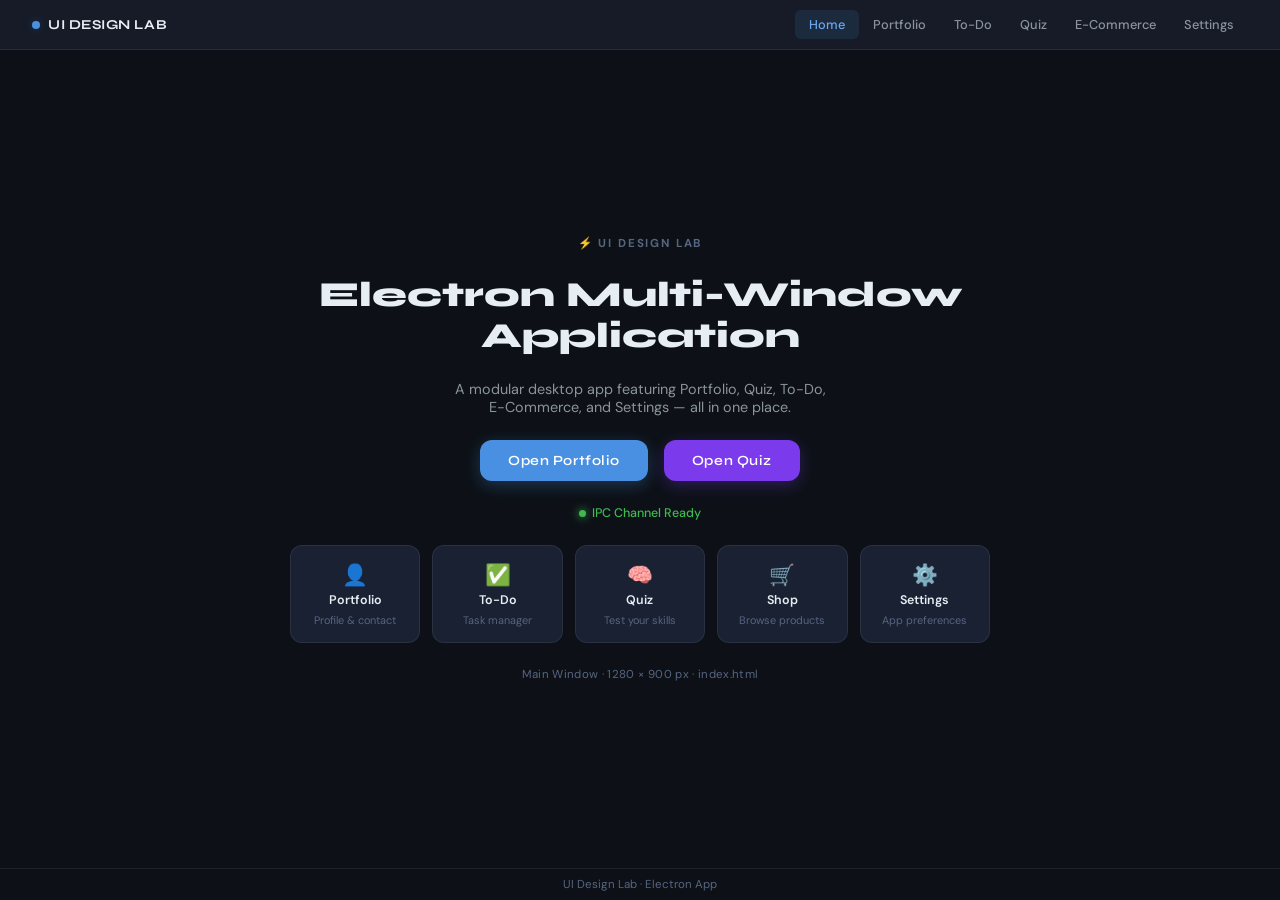
<file: index.html>
<!DOCTYPE html>
<html lang="en">
<head>
  <meta charset="UTF-8" />
  <meta name="viewport" content="width=device-width, initial-scale=1.0" />
  <title>UI Design Lab · Main Window</title>
  <link rel="preconnect" href="https://fonts.googleapis.com" />
  <link href="https://fonts.googleapis.com/css2?family=Syne:wght@400;600;700;800&family=DM+Sans:ital,wght@0,300;0,400;0,500;1,300&display=swap" rel="stylesheet" />
  <style>
    :root {
      --bg-base:#0d1117; --bg-surface:#161b27; --bg-card:#1a2133;
      --border:rgba(255,255,255,0.07); --accent:#4a90e2;
      --accent-light:#6aa8f0; --accent-dark:#2d6ebf;
      --accent-glow:rgba(74,144,226,0.25);
      --text-primary:#e6edf3; --text-secondary:#8b949e; --text-muted:#566580;
      --radius-sm:6px; --radius-md:12px; --radius-lg:18px; --radius-full:9999px;
      --ease:cubic-bezier(0.4,0,0.2,1);
    }
    *,*::before,*::after{box-sizing:border-box;margin:0;padding:0}
    body{font-family:'DM Sans',sans-serif;background:var(--bg-base);color:var(--text-primary);min-height:100vh;display:flex;flex-direction:column;-webkit-font-smoothing:antialiased}

    /* NAV */
    .navbar{position:sticky;top:0;z-index:100;display:flex;align-items:center;justify-content:space-between;height:50px;padding:0 2rem;background:var(--bg-surface);border-bottom:1px solid var(--border)}
    .nav-brand{display:flex;align-items:center;gap:.5rem;font-family:'Syne',sans-serif;font-weight:700;font-size:.85rem;letter-spacing:.04em;text-transform:uppercase;color:var(--text-primary)}
    .brand-dot{width:8px;height:8px;border-radius:50%;background:var(--accent);box-shadow:0 0 8px var(--accent-glow)}
    .nav-links{display:flex;list-style:none}
    .nav-link{display:inline-block;padding:6px 14px;font-size:.8rem;font-weight:500;color:var(--text-secondary);text-decoration:none;border-radius:var(--radius-sm);transition:color 200ms var(--ease),background 200ms var(--ease)}
    .nav-link:hover{color:var(--text-primary);background:rgba(255,255,255,.05)}
    .nav-link.active{color:var(--accent-light);background:rgba(74,144,226,.12)}

    /* HERO */
    main{flex:1;display:flex;flex-direction:column;align-items:center;justify-content:center;text-align:center;padding:2rem;gap:1.5rem}
    .hero-label{font-size:.72rem;font-weight:700;letter-spacing:.16em;text-transform:uppercase;color:var(--text-muted)}
    .hero-title{font-family:'Syne',sans-serif;font-size:2.2rem;font-weight:800;line-height:1.15;color:var(--text-primary)}
    .hero-subtitle{font-size:.9rem;color:var(--text-secondary);max-width:380px}
    .hero-ipc{font-size:.78rem;color:#3fb950;font-weight:500;display:flex;align-items:center;gap:.4rem}
    .ipc-dot{width:7px;height:7px;border-radius:50%;background:#3fb950;box-shadow:0 0 8px #3fb950;animation:pulse 2s ease-in-out infinite}
    @keyframes pulse{0%,100%{opacity:1}50%{opacity:.4}}
    .btn-row{display:flex;gap:1rem;flex-wrap:wrap;justify-content:center}
    .hero-btn{display:inline-flex;align-items:center;gap:.5rem;padding:12px 28px;border:none;border-radius:var(--radius-md);font-family:'Syne',sans-serif;font-size:.875rem;font-weight:600;letter-spacing:.04em;cursor:pointer;text-decoration:none;transition:transform 200ms var(--ease),box-shadow 200ms var(--ease),filter 200ms var(--ease)}
    .hero-btn:hover{transform:translateY(-2px);filter:brightness(1.1)}
    .btn-blue{background:var(--accent);color:#fff;box-shadow:0 4px 16px rgba(74,144,226,.3)}
    .btn-blue:hover{box-shadow:0 6px 24px rgba(74,144,226,.45)}
    .btn-purple{background:#7c3aed;color:#fff;box-shadow:0 4px 16px rgba(124,58,237,.3)}
    .btn-purple:hover{box-shadow:0 6px 24px rgba(124,58,237,.45)}
    .win-info{font-size:.72rem;color:var(--text-muted);letter-spacing:.03em}

    /* QUICK NAV CARDS */
    .quick-grid{display:grid;grid-template-columns:repeat(auto-fit,minmax(130px,1fr));gap:.75rem;max-width:700px;width:100%}
    .q-card{background:var(--bg-card);border:1px solid var(--border);border-radius:var(--radius-md);padding:.9rem 1rem;text-decoration:none;display:flex;flex-direction:column;gap:.3rem;transition:border-color 200ms var(--ease),transform 200ms var(--ease),box-shadow 200ms var(--ease)}
    .q-card:hover{border-color:rgba(74,144,226,.35);transform:translateY(-2px);box-shadow:0 4px 16px rgba(74,144,226,.1)}
    .q-icon{font-size:1.3rem}
    .q-label{font-size:.78rem;font-weight:600;color:var(--text-primary)}
    .q-desc{font-size:.68rem;color:var(--text-muted)}

    @keyframes fadeUp{from{opacity:0;transform:translateY(16px)}to{opacity:1;transform:translateY(0)}}
    main>*{animation:fadeUp .5s var(--ease) both}
    main>*:nth-child(1){animation-delay:.05s}
    main>*:nth-child(2){animation-delay:.12s}
    main>*:nth-child(3){animation-delay:.18s}
    main>*:nth-child(4){animation-delay:.24s}
    main>*:nth-child(5){animation-delay:.3s}
    main>*:nth-child(6){animation-delay:.36s}
    footer{padding:.5rem 2rem;border-top:1px solid var(--border);text-align:center;font-size:.72rem;color:var(--text-muted)}
  </style>
</head>
<body>
  <nav class="navbar">
    <div class="nav-brand"><span class="brand-dot"></span><span>UI Design Lab</span></div>
    <ul class="nav-links">
      <li><a href="index.html"      class="nav-link active">Home</a></li>
      <li><a href="portfolio.html"  class="nav-link">Portfolio</a></li>
      <li><a href="todo.html"       class="nav-link">To-Do</a></li>
      <li><a href="quiz.html"       class="nav-link">Quiz</a></li>
      <li><a href="ecommerce.html"  class="nav-link">E-Commerce</a></li>
      <li><a href="settings.html"   class="nav-link">Settings</a></li>
    </ul>
  </nav>

  <main>
    <p class="hero-label">⚡ UI Design Lab</p>
    <h1 class="hero-title">Electron Multi-Window<br/>Application</h1>
    <p class="hero-subtitle">A modular desktop app featuring Portfolio, Quiz, To-Do, E-Commerce, and Settings — all in one place.</p>

    <div class="btn-row">
      <a href="portfolio.html" class="hero-btn btn-blue">Open Portfolio</a>
      <a href="quiz.html"      class="hero-btn btn-purple">Open Quiz</a>
    </div>

    <div class="hero-ipc"><span class="ipc-dot"></span> IPC Channel Ready</div>

    <div class="quick-grid">
      <a href="portfolio.html" class="q-card">
        <span class="q-icon">👤</span>
        <span class="q-label">Portfolio</span>
        <span class="q-desc">Profile & contact</span>
      </a>
      <a href="todo.html" class="q-card">
        <span class="q-icon">✅</span>
        <span class="q-label">To-Do</span>
        <span class="q-desc">Task manager</span>
      </a>
      <a href="quiz.html" class="q-card">
        <span class="q-icon">🧠</span>
        <span class="q-label">Quiz</span>
        <span class="q-desc">Test your skills</span>
      </a>
      <a href="ecommerce.html" class="q-card">
        <span class="q-icon">🛒</span>
        <span class="q-label">Shop</span>
        <span class="q-desc">Browse products</span>
      </a>
      <a href="settings.html" class="q-card">
        <span class="q-icon">⚙️</span>
        <span class="q-label">Settings</span>
        <span class="q-desc">App preferences</span>
      </a>
    </div>

    <p class="win-info">Main Window · <span id="dims"></span> · index.html</p>
  </main>

  <footer>UI Design Lab · Electron App</footer>

  <script>
    const d = document.getElementById('dims');
    function upd(){ d.textContent = `${window.innerWidth} × ${window.innerHeight} px`; }
    upd(); window.addEventListener('resize', upd);
  </script>
</body>
</html>
</file>
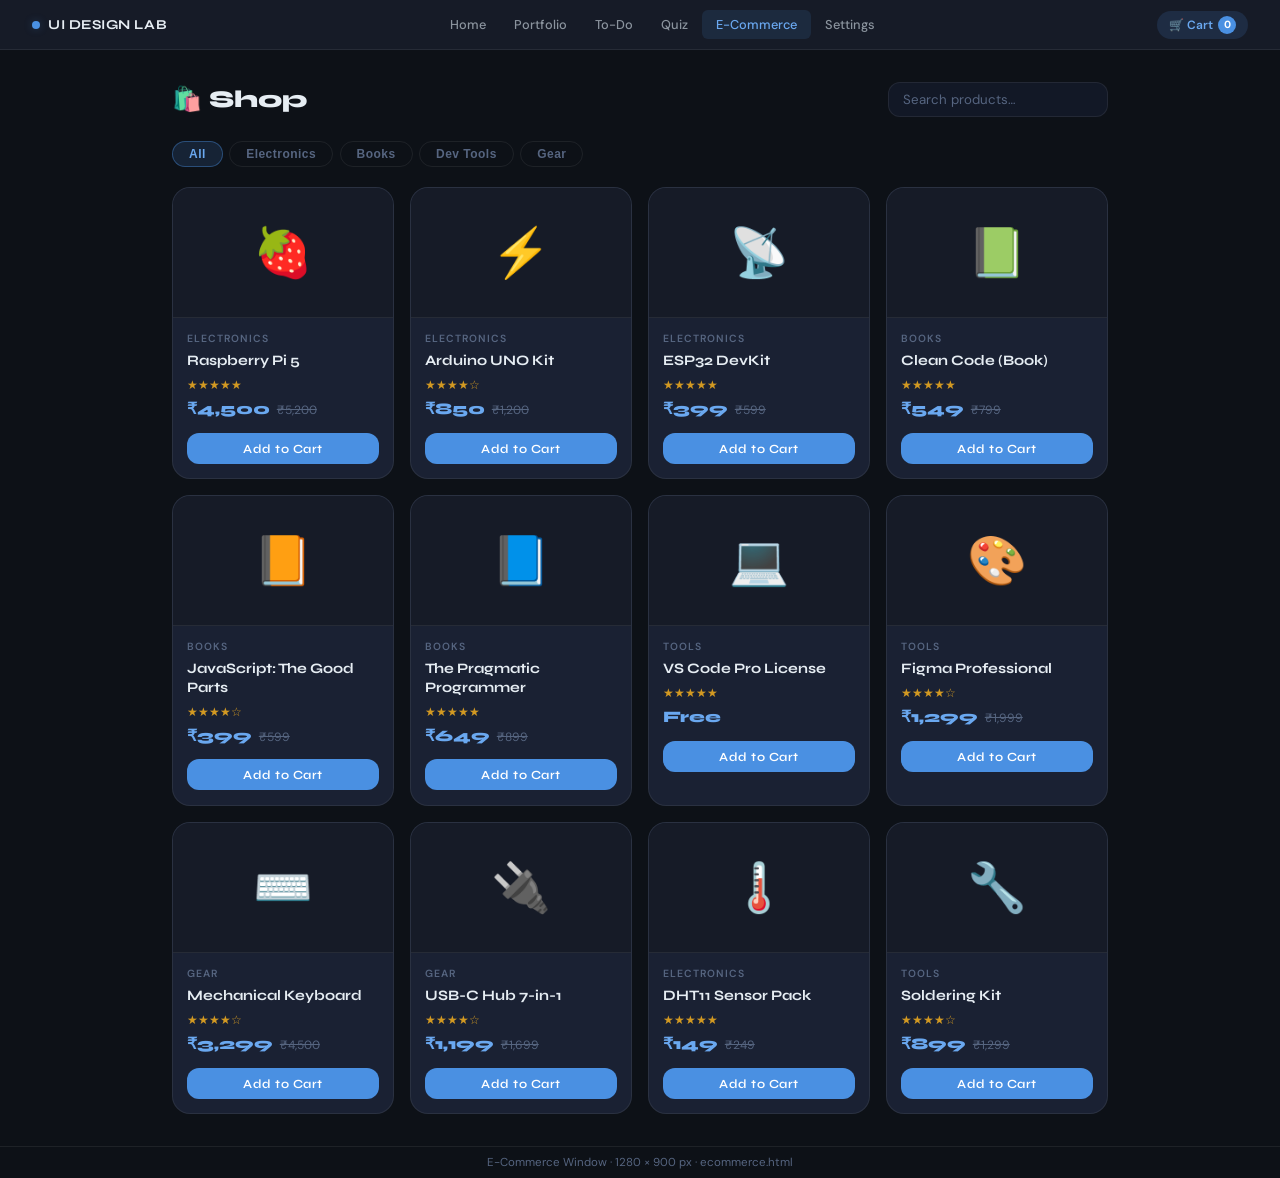
<file: ecommerce.html>
<!DOCTYPE html>
<html lang="en">
<head>
  <meta charset="UTF-8" />
  <meta name="viewport" content="width=device-width, initial-scale=1.0" />
  <title>E-Commerce · UI Design Lab</title>
  <link rel="preconnect" href="https://fonts.googleapis.com" />
  <link href="https://fonts.googleapis.com/css2?family=Syne:wght@400;600;700;800&family=DM+Sans:wght@300;400;500&display=swap" rel="stylesheet" />
  <style>
    :root{
      --bg-base:#0d1117;--bg-surface:#161b27;--bg-card:#1a2133;--bg-input:#121826;
      --border:rgba(255,255,255,.07);--accent:#4a90e2;--accent-light:#6aa8f0;
      --accent-dark:#2d6ebf;--accent-glow:rgba(74,144,226,.25);
      --green:#3fb950;--red:#f85149;--gold:#d29922;
      --text-primary:#e6edf3;--text-secondary:#8b949e;--text-muted:#566580;
      --radius-sm:6px;--radius-md:12px;--radius-lg:18px;--radius-full:9999px;--ease:cubic-bezier(.4,0,.2,1);
    }
    *,*::before,*::after{box-sizing:border-box;margin:0;padding:0}
    body{font-family:'DM Sans',sans-serif;background:var(--bg-base);color:var(--text-primary);min-height:100vh;display:flex;flex-direction:column;-webkit-font-smoothing:antialiased}

    /* NAV */
    .navbar{display:flex;align-items:center;justify-content:space-between;height:50px;padding:0 2rem;background:var(--bg-surface);border-bottom:1px solid var(--border);position:sticky;top:0;z-index:100}
    .nav-brand{display:flex;align-items:center;gap:.5rem;font-family:'Syne',sans-serif;font-weight:700;font-size:.85rem;letter-spacing:.04em;text-transform:uppercase}
    .brand-dot{width:8px;height:8px;border-radius:50%;background:var(--accent);box-shadow:0 0 8px var(--accent-glow)}
    .nav-links{display:flex;list-style:none}
    .nav-link{display:inline-block;padding:6px 14px;font-size:.8rem;font-weight:500;color:var(--text-secondary);text-decoration:none;border-radius:6px;transition:color 200ms,background 200ms}
    .nav-link:hover{color:var(--text-primary);background:rgba(255,255,255,.05)}
    .nav-link.active{color:var(--accent-light);background:rgba(74,144,226,.12)}
    .cart-badge{display:inline-flex;align-items:center;gap:.3rem;padding:5px 12px;background:rgba(74,144,226,.15);border:1px solid rgba(74,144,226,.3);border-radius:var(--radius-full);font-size:.75rem;font-weight:600;color:var(--accent-light)}
    .cart-count{background:var(--accent);color:#fff;border-radius:50%;width:18px;height:18px;display:inline-flex;align-items:center;justify-content:center;font-size:.65rem;font-weight:700}

    /* MAIN */
    main{flex:1;padding:2rem;max-width:1000px;margin:0 auto;width:100%}

    /* PAGE HEADER */
    .shop-header{display:flex;align-items:center;justify-content:space-between;margin-bottom:1.5rem;flex-wrap:wrap;gap:1rem;animation:fadeUp .4s var(--ease) both}
    @keyframes fadeUp{from{opacity:0;transform:translateY(12px)}to{opacity:1;transform:translateY(0)}}
    .shop-title{font-family:'Syne',sans-serif;font-size:1.5rem;font-weight:800}
    .search-input{padding:8px 14px;background:var(--bg-input);border:1px solid var(--border);border-radius:var(--radius-md);color:var(--text-primary);font-family:'DM Sans',sans-serif;font-size:.83rem;outline:none;width:220px;transition:border-color 200ms,box-shadow 200ms}
    .search-input::placeholder{color:var(--text-muted)}
    .search-input:focus{border-color:rgba(74,144,226,.5);box-shadow:0 0 0 2px var(--accent-glow)}

    /* CATEGORY TABS */
    .cat-tabs{display:flex;gap:.4rem;flex-wrap:wrap;margin-bottom:1.25rem;animation:fadeUp .4s var(--ease) .08s both}
    .cat-btn{padding:5px 16px;border-radius:var(--radius-full);font-size:.75rem;font-weight:600;border:1px solid var(--border);background:transparent;color:var(--text-muted);cursor:pointer;transition:all 180ms;letter-spacing:.04em}
    .cat-btn:hover{color:var(--text-primary);background:rgba(255,255,255,.04)}
    .cat-btn.active{background:rgba(74,144,226,.15);border-color:rgba(74,144,226,.4);color:var(--accent-light)}

    /* PRODUCT GRID */
    .product-grid{display:grid;grid-template-columns:repeat(auto-fill,minmax(210px,1fr));gap:1rem;animation:fadeUp .4s var(--ease) .14s both}
    .product-card{background:var(--bg-card);border:1px solid var(--border);border-radius:var(--radius-lg);overflow:hidden;display:flex;flex-direction:column;transition:border-color 200ms,transform 200ms,box-shadow 200ms}
    .product-card:hover{border-color:rgba(74,144,226,.3);transform:translateY(-3px);box-shadow:0 6px 24px rgba(74,144,226,.1)}
    .product-img{width:100%;height:130px;display:flex;align-items:center;justify-content:center;font-size:3rem;background:var(--bg-surface);border-bottom:1px solid var(--border)}
    .product-info{padding:.9rem;display:flex;flex-direction:column;gap:.4rem;flex:1}
    .product-cat{font-size:.65rem;font-weight:600;letter-spacing:.08em;text-transform:uppercase;color:var(--text-muted)}
    .product-name{font-family:'Syne',sans-serif;font-size:.9rem;font-weight:700;line-height:1.3}
    .product-stars{font-size:.75rem;color:var(--gold)}
    .product-price{font-family:'Syne',sans-serif;font-size:1rem;font-weight:800;color:var(--accent-light)}
    .product-original{font-size:.75rem;color:var(--text-muted);text-decoration:line-through;margin-left:.3rem;font-weight:400}
    .price-row{display:flex;align-items:baseline;gap:.1rem}
    .add-cart-btn{margin-top:.5rem;padding:8px;background:var(--accent);border:none;border-radius:var(--radius-md);color:#fff;font-family:'Syne',sans-serif;font-size:.78rem;font-weight:600;cursor:pointer;transition:background 200ms,transform 120ms;letter-spacing:.04em}
    .add-cart-btn:hover{background:var(--accent-dark);transform:scale(1.02)}
    .add-cart-btn:active{transform:scale(.98)}
    .add-cart-btn.added{background:var(--green)!important}

    /* CART PANEL (slide-in) */
    .cart-overlay{position:fixed;inset:0;background:rgba(0,0,0,.5);z-index:200;opacity:0;pointer-events:none;transition:opacity 250ms}
    .cart-overlay.open{opacity:1;pointer-events:all}
    .cart-panel{position:fixed;right:0;top:0;bottom:0;width:320px;background:var(--bg-surface);border-left:1px solid var(--border);z-index:201;transform:translateX(100%);transition:transform 300ms var(--ease);display:flex;flex-direction:column;padding:1.5rem}
    .cart-panel.open{transform:translateX(0)}
    .cart-head{display:flex;align-items:center;justify-content:space-between;margin-bottom:1rem}
    .cart-title{font-family:'Syne',sans-serif;font-size:1rem;font-weight:700}
    .close-cart{background:transparent;border:none;color:var(--text-muted);font-size:1.2rem;cursor:pointer;padding:2px 6px;border-radius:4px;transition:color 180ms,background 180ms}
    .close-cart:hover{color:var(--text-primary);background:rgba(255,255,255,.06)}
    .cart-items{flex:1;overflow-y:auto;display:flex;flex-direction:column;gap:.6rem}
    .cart-item{display:flex;align-items:center;gap:.75rem;padding:.6rem;background:var(--bg-card);border-radius:var(--radius-md);border:1px solid var(--border)}
    .cart-item-icon{font-size:1.3rem;width:36px;text-align:center}
    .ci-name{flex:1;font-size:.8rem;font-weight:500}
    .ci-price{font-size:.8rem;font-weight:700;color:var(--accent-light)}
    .ci-del{background:transparent;border:none;color:var(--text-muted);cursor:pointer;font-size:.8rem;transition:color 180ms}
    .ci-del:hover{color:var(--red)}
    .cart-empty{text-align:center;padding:2rem;color:var(--text-muted);font-size:.85rem}
    .cart-footer{border-top:1px solid var(--border);padding-top:1rem;margin-top:.5rem;display:flex;flex-direction:column;gap:.75rem}
    .cart-total{display:flex;justify-content:space-between;font-family:'Syne',sans-serif;font-weight:700}
    .checkout-btn{padding:11px;background:var(--accent);border:none;border-radius:var(--radius-md);color:#fff;font-family:'Syne',sans-serif;font-size:.875rem;font-weight:600;cursor:pointer;transition:background 200ms}
    .checkout-btn:hover{background:var(--accent-dark)}

    footer{padding:.5rem 2rem;border-top:1px solid var(--border);text-align:center;font-size:.72rem;color:var(--text-muted)}
  </style>
</head>
<body>
  <nav class="navbar">
    <div class="nav-brand"><span class="brand-dot"></span><span>UI Design Lab</span></div>
    <ul class="nav-links">
      <li><a href="index.html"     class="nav-link">Home</a></li>
      <li><a href="portfolio.html" class="nav-link">Portfolio</a></li>
      <li><a href="todo.html"      class="nav-link">To-Do</a></li>
      <li><a href="quiz.html"      class="nav-link">Quiz</a></li>
      <li><a href="ecommerce.html" class="nav-link active">E-Commerce</a></li>
      <li><a href="settings.html"  class="nav-link">Settings</a></li>
    </ul>
    <button class="cart-badge" id="cartToggle" style="cursor:pointer;border:none;font-family:inherit">
      🛒 Cart <span class="cart-count" id="cartCount">0</span>
    </button>
  </nav>

  <!-- Cart overlay + panel -->
  <div class="cart-overlay" id="cartOverlay"></div>
  <aside class="cart-panel" id="cartPanel">
    <div class="cart-head">
      <h2 class="cart-title">Your Cart</h2>
      <button class="close-cart" id="closeCart">✕</button>
    </div>
    <div class="cart-items" id="cartItems"><p class="cart-empty">Your cart is empty.</p></div>
    <div class="cart-footer">
      <div class="cart-total"><span>Total</span><span id="cartTotal">₹0</span></div>
      <button class="checkout-btn" id="checkoutBtn">Checkout →</button>
    </div>
  </aside>

  <main>
    <div class="shop-header">
      <h1 class="shop-title">🛍️ Shop</h1>
      <input type="search" id="searchInput" class="search-input" placeholder="Search products…" />
    </div>

    <div class="cat-tabs">
      <button class="cat-btn active" data-cat="all">All</button>
      <button class="cat-btn" data-cat="electronics">Electronics</button>
      <button class="cat-btn" data-cat="books">Books</button>
      <button class="cat-btn" data-cat="tools">Dev Tools</button>
      <button class="cat-btn" data-cat="gear">Gear</button>
    </div>

    <div class="product-grid" id="productGrid"></div>
  </main>

  <footer>E-Commerce Window · <span id="dims"></span> · ecommerce.html</footer>

  <script>
    const PRODUCTS = [
      {id:1,name:"Raspberry Pi 5",cat:"electronics",icon:"🍓",price:4500,original:5200,stars:5},
      {id:2,name:"Arduino UNO Kit",cat:"electronics",icon:"⚡",price:850,original:1200,stars:4},
      {id:3,name:"ESP32 DevKit",cat:"electronics",icon:"📡",price:399,original:599,stars:5},
      {id:4,name:"Clean Code (Book)",cat:"books",icon:"📗",price:549,original:799,stars:5},
      {id:5,name:"JavaScript: The Good Parts",cat:"books",icon:"📙",price:399,original:599,stars:4},
      {id:6,name:"The Pragmatic Programmer",cat:"books",icon:"📘",price:649,original:899,stars:5},
      {id:7,name:"VS Code Pro License",cat:"tools",icon:"💻",price:0,original:0,stars:5,free:true},
      {id:8,name:"Figma Professional",cat:"tools",icon:"🎨",price:1299,original:1999,stars:4},
      {id:9,name:"Mechanical Keyboard",cat:"gear",icon:"⌨️",price:3299,original:4500,stars:4},
      {id:10,name:"USB-C Hub 7-in-1",cat:"gear",icon:"🔌",price:1199,original:1699,stars:4},
      {id:11,name:"DHT11 Sensor Pack",cat:"electronics",icon:"🌡️",price:149,original:249,stars:5},
      {id:12,name:"Soldering Kit",cat:"tools",icon:"🔧",price:899,original:1299,stars:4},
    ];

    let cart = [];
    let activeCat = 'all';
    let searchQ = '';

    const productGrid = document.getElementById('productGrid');
    const cartCount   = document.getElementById('cartCount');
    const cartItems   = document.getElementById('cartItems');
    const cartTotal   = document.getElementById('cartTotal');
    const cartPanel   = document.getElementById('cartPanel');
    const cartOverlay = document.getElementById('cartOverlay');

    function stars(n){ return '★'.repeat(n)+'☆'.repeat(5-n); }

    function renderProducts() {
      let list = PRODUCTS.filter(p => {
        const catOk = activeCat==='all' || p.cat===activeCat;
        const srchOk = !searchQ || p.name.toLowerCase().includes(searchQ.toLowerCase());
        return catOk && srchOk;
      });
      productGrid.innerHTML = '';
      list.forEach(p => {
        const card = document.createElement('div');
        card.className = 'product-card';
        const alreadyIn = cart.find(c=>c.id===p.id);
        card.innerHTML = `
          <div class="product-img">${p.icon}</div>
          <div class="product-info">
            <span class="product-cat">${p.cat}</span>
            <span class="product-name">${p.name}</span>
            <span class="product-stars">${stars(p.stars)}</span>
            <div class="price-row">
              <span class="product-price">${p.free?'Free':'₹'+p.price.toLocaleString()}</span>
              ${p.original&&!p.free?`<span class="product-original">₹${p.original.toLocaleString()}</span>`:''}
            </div>
            <button class="add-cart-btn ${alreadyIn?'added':''}" data-id="${p.id}">
              ${alreadyIn?'✓ Added':'Add to Cart'}
            </button>
          </div>`;
        productGrid.appendChild(card);
      });
    }

    productGrid.addEventListener('click', e => {
      const btn = e.target.closest('.add-cart-btn');
      if (!btn) return;
      const id = Number(btn.dataset.id);
      const p  = PRODUCTS.find(x=>x.id===id);
      if (!cart.find(c=>c.id===id)) {
        cart.push({...p, qty:1});
      }
      updateCart(); renderProducts();
      btn.textContent='✓ Added'; btn.classList.add('added');
    });

    function updateCart() {
      const total = cart.reduce((s,i)=>s+i.price,0);
      cartCount.textContent = cart.length;
      cartTotal.textContent = '₹' + total.toLocaleString();
      if (!cart.length) {
        cartItems.innerHTML = '<p class="cart-empty">Your cart is empty.</p>';
        return;
      }
      cartItems.innerHTML = '';
      cart.forEach(item => {
        const el = document.createElement('div');
        el.className = 'cart-item';
        el.innerHTML = `<span class="cart-item-icon">${item.icon}</span>
          <span class="ci-name">${item.name}</span>
          <span class="ci-price">${item.free?'Free':'₹'+item.price.toLocaleString()}</span>
          <button class="ci-del" data-id="${item.id}" title="Remove">✕</button>`;
        cartItems.appendChild(el);
      });
    }

    cartItems.addEventListener('click', e => {
      const btn = e.target.closest('.ci-del');
      if (!btn) return;
      cart = cart.filter(c=>c.id!==Number(btn.dataset.id));
      updateCart(); renderProducts();
    });

    // Cart open/close
    function openCart(){ cartPanel.classList.add('open'); cartOverlay.classList.add('open'); }
    function closeCartFn(){ cartPanel.classList.remove('open'); cartOverlay.classList.remove('open'); }
    document.getElementById('cartToggle').addEventListener('click', openCart);
    document.getElementById('closeCart').addEventListener('click', closeCartFn);
    cartOverlay.addEventListener('click', closeCartFn);

    document.getElementById('checkoutBtn').addEventListener('click', () => {
      if(!cart.length){ alert('Your cart is empty!'); return; }
      alert(`✅ Order placed!\n${cart.length} item(s) · ₹${cart.reduce((s,i)=>s+i.price,0).toLocaleString()}\nThank you!`);
      cart=[]; updateCart(); renderProducts(); closeCartFn();
    });

    // Category tabs
    document.querySelectorAll('.cat-btn').forEach(btn => {
      btn.addEventListener('click', () => {
        document.querySelectorAll('.cat-btn').forEach(b=>b.classList.remove('active'));
        btn.classList.add('active');
        activeCat = btn.dataset.cat;
        renderProducts();
      });
    });

    // Search
    document.getElementById('searchInput').addEventListener('input', e => {
      searchQ = e.target.value; renderProducts();
    });

    renderProducts(); updateCart();
    const d=document.getElementById('dims');
    function upd(){d.textContent=`${window.innerWidth} × ${window.innerHeight} px`;}
    upd(); window.addEventListener('resize',upd);
  </script>
</body>
</html>
</file>
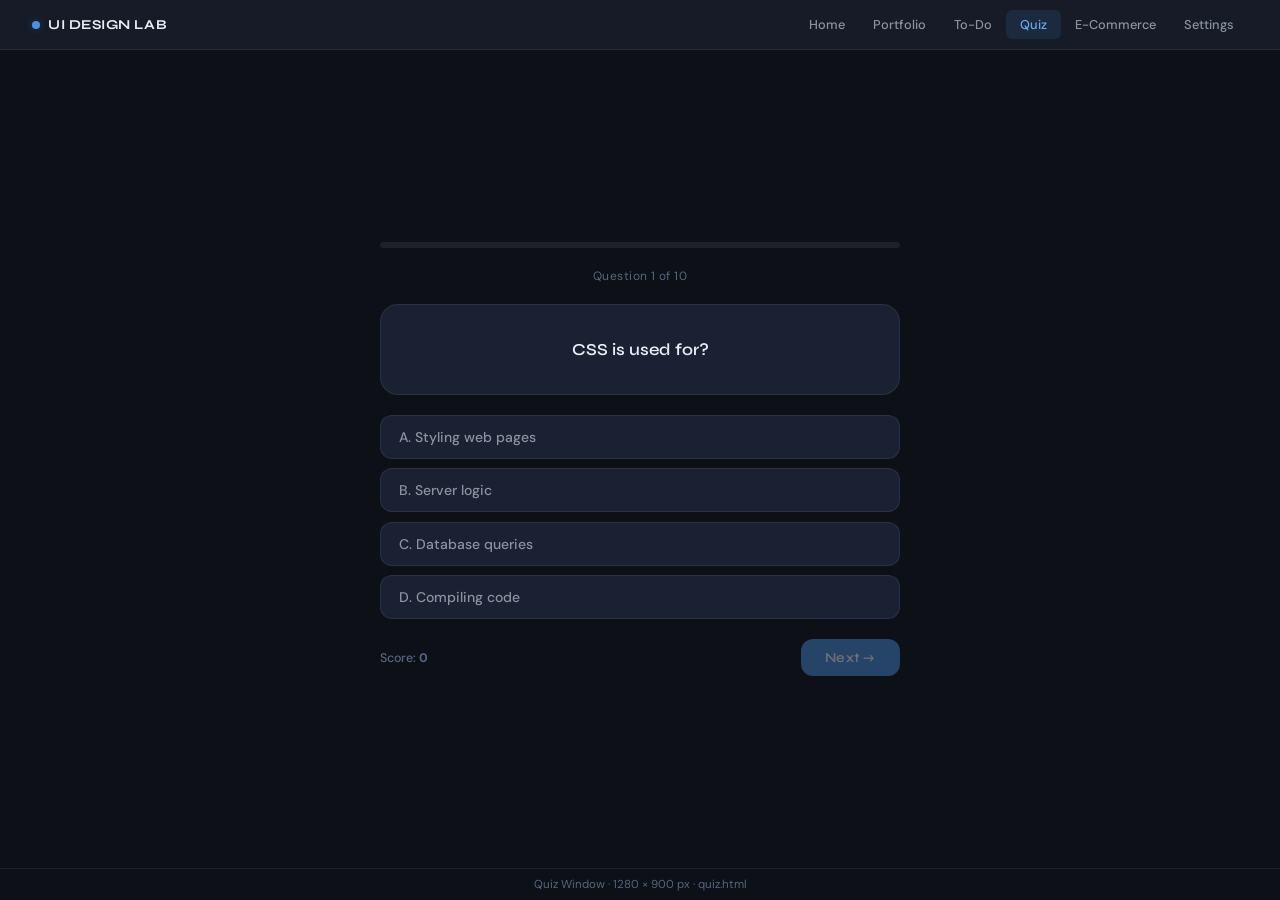
<file: quiz.html>
<!DOCTYPE html>
<html lang="en">
<head>
  <meta charset="UTF-8" />
  <meta name="viewport" content="width=device-width, initial-scale=1.0" />
  <title>Quiz · UI Design Lab</title>
  <link rel="preconnect" href="https://fonts.googleapis.com" />
  <link href="https://fonts.googleapis.com/css2?family=Syne:wght@400;600;700;800&family=DM+Sans:wght@300;400;500&display=swap" rel="stylesheet" />
  <style>
    :root{
      --bg-base:#0d1117;--bg-surface:#161b27;--bg-card:#1a2133;
      --border:rgba(255,255,255,.07);--accent:#4a90e2;--accent-light:#6aa8f0;
      --accent-dark:#2d6ebf;--accent-glow:rgba(74,144,226,.25);
      --green:#3fb950;--red:#f85149;--purple:#7c3aed;
      --text-primary:#e6edf3;--text-secondary:#8b949e;--text-muted:#566580;
      --radius-md:12px;--radius-lg:18px;--radius-full:9999px;
      --ease:cubic-bezier(.4,0,.2,1);
    }
    *,*::before,*::after{box-sizing:border-box;margin:0;padding:0}
    body{font-family:'DM Sans',sans-serif;background:var(--bg-base);color:var(--text-primary);min-height:100vh;display:flex;flex-direction:column;-webkit-font-smoothing:antialiased}

    /* NAV */
    .navbar{display:flex;align-items:center;justify-content:space-between;height:50px;padding:0 2rem;background:var(--bg-surface);border-bottom:1px solid var(--border);position:sticky;top:0;z-index:100}
    .nav-brand{display:flex;align-items:center;gap:.5rem;font-family:'Syne',sans-serif;font-weight:700;font-size:.85rem;letter-spacing:.04em;text-transform:uppercase}
    .brand-dot{width:8px;height:8px;border-radius:50%;background:var(--accent);box-shadow:0 0 8px var(--accent-glow)}
    .nav-links{display:flex;list-style:none}
    .nav-link{display:inline-block;padding:6px 14px;font-size:.8rem;font-weight:500;color:var(--text-secondary);text-decoration:none;border-radius:6px;transition:color 200ms,background 200ms}
    .nav-link:hover{color:var(--text-primary);background:rgba(255,255,255,.05)}
    .nav-link.active{color:var(--accent-light);background:rgba(74,144,226,.12)}

    /* LAYOUT */
    main{flex:1;display:flex;flex-direction:column;align-items:center;justify-content:center;padding:2rem 1rem}
    .quiz-wrap{width:100%;max-width:520px;display:flex;flex-direction:column;gap:1.25rem}

    /* PROGRESS */
    .progress-bar-track{width:100%;height:6px;background:rgba(255,255,255,.07);border-radius:var(--radius-full);overflow:hidden}
    .progress-bar-fill{height:100%;background:linear-gradient(90deg,var(--accent-dark),var(--accent-light));border-radius:var(--radius-full);transition:width .4s var(--ease)}
    .progress-label{font-size:.75rem;color:var(--text-muted);text-align:center;letter-spacing:.04em}

    /* QUESTION CARD */
    .question-card{background:var(--bg-card);border:1px solid var(--border);border-radius:var(--radius-lg);padding:2rem 1.75rem;min-height:90px;display:flex;align-items:center;justify-content:center}
    .question-text{font-family:'Syne',sans-serif;font-size:1.05rem;font-weight:600;text-align:center;line-height:1.5;color:var(--text-primary)}

    /* OPTIONS */
    .options{display:flex;flex-direction:column;gap:.6rem}
    .option-btn{width:100%;padding:12px 18px;background:var(--bg-card);border:1px solid var(--border);border-radius:var(--radius-md);color:var(--text-secondary);font-family:'DM Sans',sans-serif;font-size:.875rem;font-weight:500;text-align:left;cursor:pointer;transition:background 180ms,border-color 180ms,color 180ms,transform 120ms}
    .option-btn:hover:not(:disabled){background:rgba(74,144,226,.08);border-color:rgba(74,144,226,.3);color:var(--text-primary);transform:translateX(3px)}
    .option-btn.selected-correct{background:rgba(63,185,80,.15);border-color:rgba(63,185,80,.5);color:var(--green)}
    .option-btn.selected-wrong{background:rgba(248,81,73,.12);border-color:rgba(248,81,73,.4);color:var(--red)}
    .option-btn.reveal-correct{background:rgba(63,185,80,.08);border-color:rgba(63,185,80,.3);color:var(--green)}
    .option-btn:disabled{cursor:default;transform:none}

    /* BOTTOM ROW */
    .bottom-row{display:flex;align-items:center;justify-content:space-between}
    .score-display{font-size:.78rem;color:var(--text-muted);font-weight:500}
    .next-btn{display:inline-flex;align-items:center;gap:.4rem;padding:10px 24px;background:var(--accent);border:none;border-radius:var(--radius-md);color:#fff;font-family:'Syne',sans-serif;font-size:.85rem;font-weight:600;cursor:pointer;transition:background 200ms,transform 200ms,box-shadow 200ms;letter-spacing:.04em}
    .next-btn:hover{background:var(--accent-dark);transform:translateY(-1px);box-shadow:0 4px 14px var(--accent-glow)}
    .next-btn:disabled{opacity:.4;cursor:default;transform:none;box-shadow:none}

    /* RESULTS SCREEN */
    .results{display:none;flex-direction:column;align-items:center;gap:1.25rem;text-align:center}
    .results.show{display:flex}
    .result-emoji{font-size:3.5rem;animation:pop .4s var(--ease)}
    @keyframes pop{from{transform:scale(.5);opacity:0}to{transform:scale(1);opacity:1}}
    .result-title{font-family:'Syne',sans-serif;font-size:1.6rem;font-weight:800}
    .result-score{font-size:2.5rem;font-family:'Syne',sans-serif;font-weight:800;color:var(--accent)}
    .result-msg{font-size:.9rem;color:var(--text-secondary);max-width:320px}
    .restart-btn{padding:11px 28px;background:var(--accent);border:none;border-radius:var(--radius-md);color:#fff;font-family:'Syne',sans-serif;font-size:.875rem;font-weight:600;cursor:pointer;transition:background 200ms,transform 200ms}
    .restart-btn:hover{background:var(--accent-dark);transform:translateY(-1px)}

    footer{padding:.5rem 2rem;border-top:1px solid var(--border);text-align:center;font-size:.72rem;color:var(--text-muted)}
    @keyframes fadeUp{from{opacity:0;transform:translateY(14px)}to{opacity:1;transform:translateY(0)}}
    .quiz-wrap{animation:fadeUp .45s var(--ease) both}
  </style>
</head>
<body>
  <nav class="navbar">
    <div class="nav-brand"><span class="brand-dot"></span><span>UI Design Lab</span></div>
    <ul class="nav-links">
      <li><a href="index.html"     class="nav-link">Home</a></li>
      <li><a href="portfolio.html" class="nav-link">Portfolio</a></li>
      <li><a href="todo.html"      class="nav-link">To-Do</a></li>
      <li><a href="quiz.html"      class="nav-link active">Quiz</a></li>
      <li><a href="ecommerce.html" class="nav-link">E-Commerce</a></li>
      <li><a href="settings.html"  class="nav-link">Settings</a></li>
    </ul>
  </nav>

  <main>
    <!-- Quiz panel -->
    <div class="quiz-wrap" id="quizWrap">
      <div class="progress-bar-track"><div class="progress-bar-fill" id="progressFill" style="width:0%"></div></div>
      <p class="progress-label" id="progressLabel">Question 1 of 10</p>
      <div class="question-card"><p class="question-text" id="questionText">Loading…</p></div>
      <div class="options" id="optionsContainer"></div>
      <div class="bottom-row">
        <span class="score-display">Score: <b id="scoreDisplay">0</b></span>
        <button class="next-btn" id="nextBtn" disabled>Next →</button>
      </div>
    </div>

    <!-- Results screen -->
    <div class="results" id="resultsScreen">
      <span class="result-emoji" id="resultEmoji">🎉</span>
      <h2 class="result-title">Quiz Complete!</h2>
      <p class="result-score" id="resultScore">0/10</p>
      <p class="result-msg" id="resultMsg"></p>
      <button class="restart-btn" id="restartBtn">Play Again</button>
    </div>
  </main>

  <footer>Quiz Window · <span id="dims"></span> · quiz.html</footer>

  <script>
    // ---- Questions bank ----
    const QUESTIONS = [
      { q:"CSS is used for?", opts:["Styling web pages","Server logic","Database queries","Compiling code"], ans:0 },
      { q:"Which HTML tag creates a hyperlink?", opts:["<link>","<a>","<href>","<url>"], ans:1 },
      { q:"What does DOM stand for?", opts:["Document Object Model","Data Object Module","Display Output Mode","Dynamic Object Manager"], ans:0 },
      { q:"Which language runs inside the browser?", opts:["Python","Java","JavaScript","C++"], ans:2 },
      { q:"What does HTTP stand for?", opts:["HyperText Transfer Protocol","High Text Transfer Process","Hybrid Transfer Text Protocol","HyperText Transport Procedure"], ans:0 },
      { q:"Which CSS property changes text color?", opts:["font-color","text-color","color","foreground"], ans:2 },
      { q:"What is the correct way to select an element by ID in CSS?", opts:[".myId","myId","#myId","*myId"], ans:2 },
      { q:"Which HTML element is used for the largest heading?", opts:["<h6>","<heading>","<h1>","<head>"], ans:2 },
      { q:"What does JSON stand for?", opts:["JavaScript Object Notation","Java Standard Object Notation","JavaScript Online Naming","Just Simple Object Notation"], ans:0 },
      { q:"What is Electron.js used for?", opts:["Backend APIs","Building desktop apps with web tech","3D rendering","Database management"], ans:1 },
    ];

    let current = 0, score = 0, answered = false;

    const progressFill   = document.getElementById('progressFill');
    const progressLabel  = document.getElementById('progressLabel');
    const questionText   = document.getElementById('questionText');
    const optionsCont    = document.getElementById('optionsContainer');
    const nextBtn        = document.getElementById('nextBtn');
    const scoreDisplay   = document.getElementById('scoreDisplay');
    const quizWrap       = document.getElementById('quizWrap');
    const resultsScreen  = document.getElementById('resultsScreen');
    const resultScore    = document.getElementById('resultScore');
    const resultMsg      = document.getElementById('resultMsg');
    const resultEmoji    = document.getElementById('resultEmoji');
    const restartBtn     = document.getElementById('restartBtn');

    function loadQuestion() {
      answered = false;
      nextBtn.disabled = true;
      const q = QUESTIONS[current];
      const pct = (current / QUESTIONS.length) * 100;
      progressFill.style.width = pct + '%';
      progressLabel.textContent = `Question ${current + 1} of ${QUESTIONS.length}`;
      questionText.textContent = q.q;

      optionsCont.innerHTML = '';
      const labels = ['A','B','C','D'];
      q.opts.forEach((opt, i) => {
        const btn = document.createElement('button');
        btn.className = 'option-btn';
        btn.textContent = `${labels[i]}. ${opt}`;
        btn.addEventListener('click', () => selectAnswer(i));
        optionsCont.appendChild(btn);
      });
    }

    function selectAnswer(idx) {
      if (answered) return;
      answered = true;
      const q = QUESTIONS[current];
      const btns = optionsCont.querySelectorAll('.option-btn');
      btns.forEach(b => b.disabled = true);

      if (idx === q.ans) {
        btns[idx].classList.add('selected-correct');
        score++;
        scoreDisplay.textContent = score;
      } else {
        btns[idx].classList.add('selected-wrong');
        btns[q.ans].classList.add('reveal-correct');
      }
      nextBtn.disabled = false;
    }

    nextBtn.addEventListener('click', () => {
      current++;
      if (current >= QUESTIONS.length) {
        showResults();
      } else {
        loadQuestion();
      }
    });

    function showResults() {
      quizWrap.style.display = 'none';
      resultsScreen.classList.add('show');
      progressFill.style.width = '100%';

      const pct = Math.round((score / QUESTIONS.length) * 100);
      resultScore.textContent = `${score} / ${QUESTIONS.length}`;
      if (pct >= 80) { resultEmoji.textContent='🏆'; resultMsg.textContent="Excellent! You really know your web tech."; }
      else if (pct >= 50) { resultEmoji.textContent='👍'; resultMsg.textContent="Good job! A bit more practice and you'll ace it."; }
      else { resultEmoji.textContent='📚'; resultMsg.textContent="Keep studying — you'll get there!"; }
    }

    restartBtn.addEventListener('click', () => {
      current = 0; score = 0; answered = false;
      scoreDisplay.textContent = 0;
      quizWrap.style.display = 'flex';
      resultsScreen.classList.remove('show');
      loadQuestion();
    });

    // init
    loadQuestion();
    const d = document.getElementById('dims');
    function upd(){ d.textContent=`${window.innerWidth} × ${window.innerHeight} px`; }
    upd(); window.addEventListener('resize', upd);
  </script>
</body>
</html>
</file>
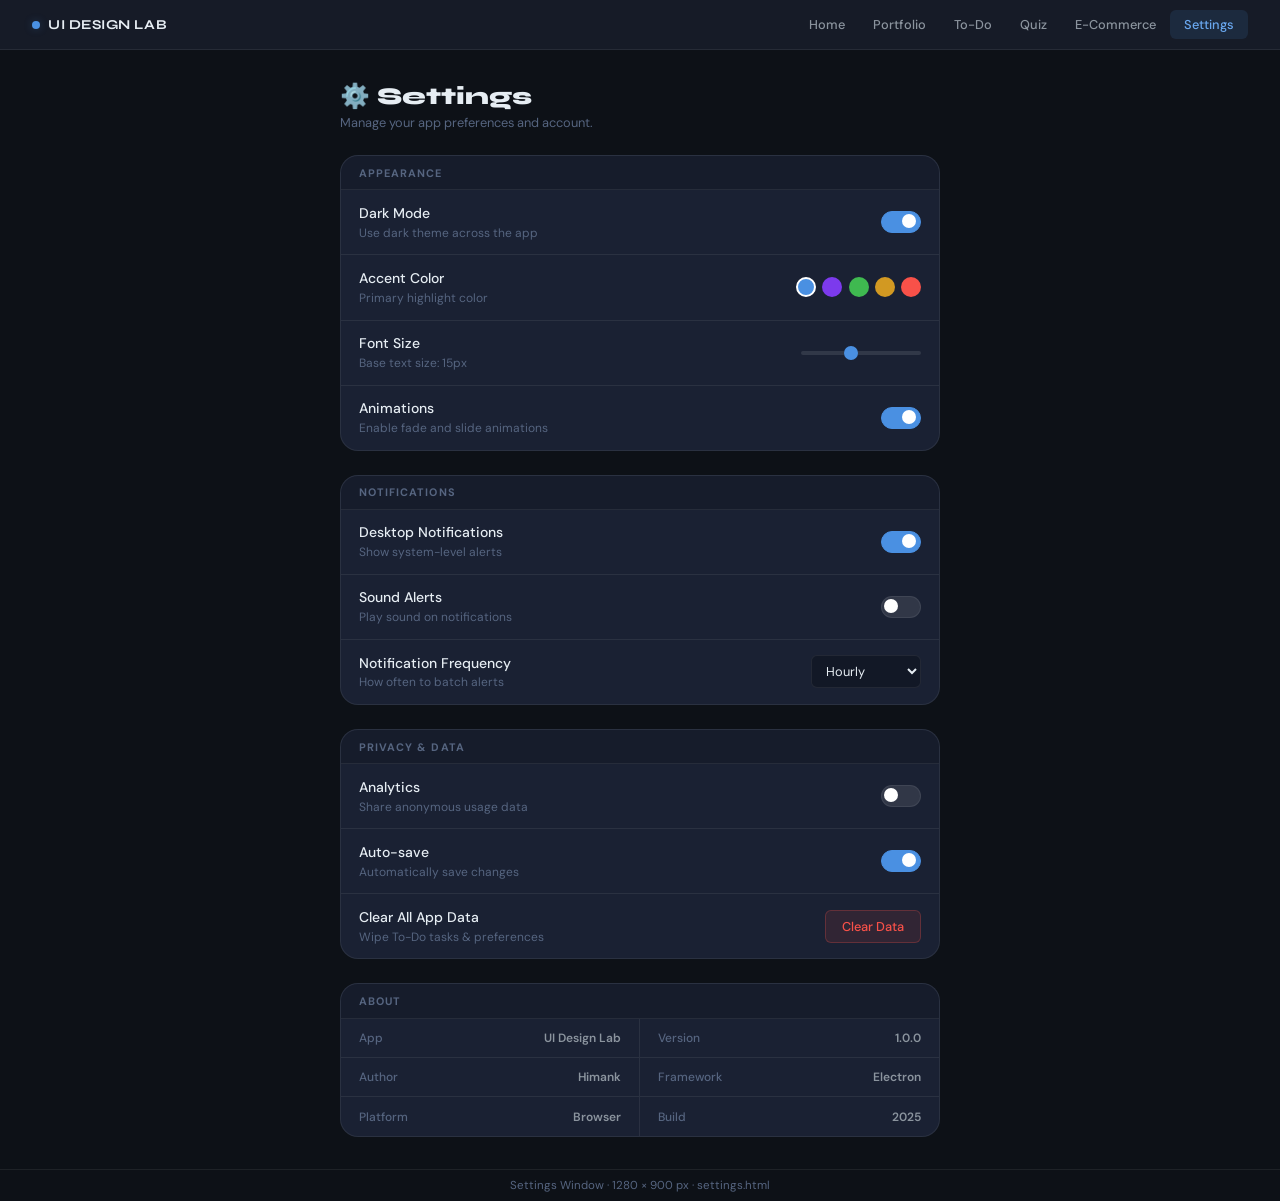
<file: settings.html>
<!DOCTYPE html>
<html lang="en">
<head>
  <meta charset="UTF-8" />
  <meta name="viewport" content="width=device-width, initial-scale=1.0" />
  <title>Settings · UI Design Lab</title>
  <link rel="preconnect" href="https://fonts.googleapis.com" />
  <link href="https://fonts.googleapis.com/css2?family=Syne:wght@400;600;700;800&family=DM+Sans:wght@300;400;500&display=swap" rel="stylesheet" />
  <style>
    :root{
      --bg-base:#0d1117;--bg-surface:#161b27;--bg-card:#1a2133;--bg-input:#121826;
      --border:rgba(255,255,255,.07);--accent:#4a90e2;--accent-light:#6aa8f0;
      --accent-dark:#2d6ebf;--accent-glow:rgba(74,144,226,.25);
      --green:#3fb950;--red:#f85149;
      --text-primary:#e6edf3;--text-secondary:#8b949e;--text-muted:#566580;
      --radius-sm:6px;--radius-md:12px;--radius-lg:18px;--radius-full:9999px;--ease:cubic-bezier(.4,0,.2,1);
    }
    *,*::before,*::after{box-sizing:border-box;margin:0;padding:0}
    body{font-family:'DM Sans',sans-serif;background:var(--bg-base);color:var(--text-primary);min-height:100vh;display:flex;flex-direction:column;-webkit-font-smoothing:antialiased}

    /* NAV */
    .navbar{display:flex;align-items:center;justify-content:space-between;height:50px;padding:0 2rem;background:var(--bg-surface);border-bottom:1px solid var(--border);position:sticky;top:0;z-index:100}
    .nav-brand{display:flex;align-items:center;gap:.5rem;font-family:'Syne',sans-serif;font-weight:700;font-size:.85rem;letter-spacing:.04em;text-transform:uppercase}
    .brand-dot{width:8px;height:8px;border-radius:50%;background:var(--accent);box-shadow:0 0 8px var(--accent-glow)}
    .nav-links{display:flex;list-style:none}
    .nav-link{display:inline-block;padding:6px 14px;font-size:.8rem;font-weight:500;color:var(--text-secondary);text-decoration:none;border-radius:6px;transition:color 200ms,background 200ms}
    .nav-link:hover{color:var(--text-primary);background:rgba(255,255,255,.05)}
    .nav-link.active{color:var(--accent-light);background:rgba(74,144,226,.12)}

    /* LAYOUT */
    main{flex:1;padding:2rem;display:flex;justify-content:center}
    .settings-wrap{width:100%;max-width:600px;display:flex;flex-direction:column;gap:1.5rem}

    /* PAGE HEADER */
    .page-header{animation:fadeUp .4s var(--ease) both}
    .page-title{font-family:'Syne',sans-serif;font-size:1.5rem;font-weight:800}
    .page-sub{font-size:.8rem;color:var(--text-muted);margin-top:.2rem}

    /* SECTION CARD */
    .settings-card{background:var(--bg-card);border:1px solid var(--border);border-radius:var(--radius-lg);overflow:hidden;animation:fadeUp .4s var(--ease) both}
    .settings-card:nth-child(2){animation-delay:.06s}
    .settings-card:nth-child(3){animation-delay:.1s}
    .settings-card:nth-child(4){animation-delay:.14s}
    .settings-card:nth-child(5){animation-delay:.18s}

    @keyframes fadeUp{from{opacity:0;transform:translateY(12px)}to{opacity:1;transform:translateY(0)}}
    .card-label{padding:.6rem 1.1rem;font-size:.68rem;font-weight:700;letter-spacing:.1em;text-transform:uppercase;color:var(--text-muted);background:rgba(0,0,0,.15);border-bottom:1px solid var(--border)}
    .setting-row{display:flex;align-items:center;justify-content:space-between;padding:.85rem 1.1rem;border-bottom:1px solid var(--border);gap:1rem;transition:background 180ms}
    .setting-row:last-child{border-bottom:none}
    .setting-row:hover{background:rgba(255,255,255,.02)}
    .setting-info{display:flex;flex-direction:column;gap:.18rem}
    .setting-name{font-size:.875rem;font-weight:500;color:var(--text-primary)}
    .setting-desc{font-size:.75rem;color:var(--text-muted)}

    /* TOGGLE SWITCH */
    .toggle{position:relative;width:40px;height:22px;flex-shrink:0}
    .toggle input{opacity:0;width:0;height:0;position:absolute}
    .toggle-track{display:block;width:40px;height:22px;background:rgba(255,255,255,.1);border-radius:var(--radius-full);cursor:pointer;transition:background 250ms var(--ease);border:1px solid var(--border)}
    .toggle-thumb{position:absolute;top:3px;left:3px;width:14px;height:14px;background:#fff;border-radius:50%;transition:transform 250ms var(--ease),background 250ms;pointer-events:none}
    .toggle input:checked ~ .toggle-track{background:var(--accent);border-color:var(--accent)}
    .toggle input:checked ~ .toggle-thumb{transform:translateX(18px);background:#fff}

    /* SELECT */
    .setting-select{padding:6px 10px;background:var(--bg-input);border:1px solid var(--border);border-radius:var(--radius-sm);color:var(--text-primary);font-family:'DM Sans',sans-serif;font-size:.8rem;outline:none;cursor:pointer;transition:border-color 200ms}
    .setting-select:focus{border-color:rgba(74,144,226,.5)}

    /* RANGE SLIDER */
    .setting-range{-webkit-appearance:none;appearance:none;width:120px;height:4px;background:rgba(255,255,255,.1);border-radius:2px;outline:none;cursor:pointer}
    .setting-range::-webkit-slider-thumb{-webkit-appearance:none;width:14px;height:14px;background:var(--accent);border-radius:50%;cursor:pointer}

    /* COLOR SWATCHES */
    .swatch-row{display:flex;gap:.4rem}
    .swatch{width:20px;height:20px;border-radius:50%;cursor:pointer;border:2px solid transparent;transition:transform 150ms,border-color 150ms}
    .swatch:hover{transform:scale(1.15)}
    .swatch.active{border-color:#fff}

    /* DANGER ZONE */
    .danger-btn{padding:7px 16px;background:rgba(248,81,73,.1);border:1px solid rgba(248,81,73,.25);border-radius:var(--radius-sm);color:var(--red);font-family:'DM Sans',sans-serif;font-size:.8rem;font-weight:500;cursor:pointer;transition:background 200ms,border-color 200ms}
    .danger-btn:hover{background:rgba(248,81,73,.18);border-color:rgba(248,81,73,.45)}

    /* APP INFO */
    .info-grid{display:grid;grid-template-columns:1fr 1fr;gap:0}
    .info-row{padding:.7rem 1.1rem;border-bottom:1px solid var(--border);display:flex;justify-content:space-between}
    .info-row:nth-child(odd){border-right:1px solid var(--border)}
    .info-row:last-child,.info-row:nth-last-child(2){border-bottom:none}
    .info-key{font-size:.75rem;color:var(--text-muted);font-weight:500}
    .info-val{font-size:.75rem;color:var(--text-secondary);font-weight:600;text-align:right}

    /* SAVE TOAST */
    .toast{position:fixed;bottom:1.5rem;right:1.5rem;padding:10px 18px;background:#1e3a2a;border:1px solid rgba(63,185,80,.4);border-radius:var(--radius-md);color:var(--green);font-size:.82rem;font-weight:500;transform:translateY(60px);opacity:0;transition:transform 300ms var(--ease),opacity 300ms;z-index:999}
    .toast.show{transform:translateY(0);opacity:1}

    footer{padding:.5rem 2rem;border-top:1px solid var(--border);text-align:center;font-size:.72rem;color:var(--text-muted)}
  </style>
</head>
<body>
  <nav class="navbar">
    <div class="nav-brand"><span class="brand-dot"></span><span>UI Design Lab</span></div>
    <ul class="nav-links">
      <li><a href="index.html"     class="nav-link">Home</a></li>
      <li><a href="portfolio.html" class="nav-link">Portfolio</a></li>
      <li><a href="todo.html"      class="nav-link">To-Do</a></li>
      <li><a href="quiz.html"      class="nav-link">Quiz</a></li>
      <li><a href="ecommerce.html" class="nav-link">E-Commerce</a></li>
      <li><a href="settings.html"  class="nav-link active">Settings</a></li>
    </ul>
  </nav>

  <main>
    <div class="settings-wrap">

      <div class="page-header">
        <h1 class="page-title">⚙️ Settings</h1>
        <p class="page-sub">Manage your app preferences and account.</p>
      </div>

      <!-- APPEARANCE -->
      <div class="settings-card">
        <div class="card-label">Appearance</div>
        <div class="setting-row">
          <div class="setting-info">
            <span class="setting-name">Dark Mode</span>
            <span class="setting-desc">Use dark theme across the app</span>
          </div>
          <label class="toggle"><input type="checkbox" id="darkMode" checked><span class="toggle-track"></span><span class="toggle-thumb"></span></label>
        </div>
        <div class="setting-row">
          <div class="setting-info">
            <span class="setting-name">Accent Color</span>
            <span class="setting-desc">Primary highlight color</span>
          </div>
          <div class="swatch-row" id="swatchRow">
            <div class="swatch active" style="background:#4a90e2" data-color="#4a90e2"></div>
            <div class="swatch" style="background:#7c3aed" data-color="#7c3aed"></div>
            <div class="swatch" style="background:#3fb950" data-color="#3fb950"></div>
            <div class="swatch" style="background:#d29922" data-color="#d29922"></div>
            <div class="swatch" style="background:#f85149" data-color="#f85149"></div>
          </div>
        </div>
        <div class="setting-row">
          <div class="setting-info">
            <span class="setting-name">Font Size</span>
            <span class="setting-desc">Base text size: <span id="fontSizeVal">15</span>px</span>
          </div>
          <input type="range" class="setting-range" id="fontSize" min="13" max="18" value="15" />
        </div>
        <div class="setting-row">
          <div class="setting-info">
            <span class="setting-name">Animations</span>
            <span class="setting-desc">Enable fade and slide animations</span>
          </div>
          <label class="toggle"><input type="checkbox" id="animations" checked><span class="toggle-track"></span><span class="toggle-thumb"></span></label>
        </div>
      </div>

      <!-- NOTIFICATIONS -->
      <div class="settings-card">
        <div class="card-label">Notifications</div>
        <div class="setting-row">
          <div class="setting-info">
            <span class="setting-name">Desktop Notifications</span>
            <span class="setting-desc">Show system-level alerts</span>
          </div>
          <label class="toggle"><input type="checkbox" id="notifDesktop" checked><span class="toggle-track"></span><span class="toggle-thumb"></span></label>
        </div>
        <div class="setting-row">
          <div class="setting-info">
            <span class="setting-name">Sound Alerts</span>
            <span class="setting-desc">Play sound on notifications</span>
          </div>
          <label class="toggle"><input type="checkbox" id="notifSound"><span class="toggle-track"></span><span class="toggle-thumb"></span></label>
        </div>
        <div class="setting-row">
          <div class="setting-info">
            <span class="setting-name">Notification Frequency</span>
            <span class="setting-desc">How often to batch alerts</span>
          </div>
          <select class="setting-select" id="notifFreq">
            <option value="instant">Instant</option>
            <option value="hourly" selected>Hourly</option>
            <option value="daily">Daily digest</option>
            <option value="off">Off</option>
          </select>
        </div>
      </div>

      <!-- PRIVACY -->
      <div class="settings-card">
        <div class="card-label">Privacy & Data</div>
        <div class="setting-row">
          <div class="setting-info">
            <span class="setting-name">Analytics</span>
            <span class="setting-desc">Share anonymous usage data</span>
          </div>
          <label class="toggle"><input type="checkbox" id="analytics"><span class="toggle-track"></span><span class="toggle-thumb"></span></label>
        </div>
        <div class="setting-row">
          <div class="setting-info">
            <span class="setting-name">Auto-save</span>
            <span class="setting-desc">Automatically save changes</span>
          </div>
          <label class="toggle"><input type="checkbox" id="autosave" checked><span class="toggle-track"></span><span class="toggle-thumb"></span></label>
        </div>
        <div class="setting-row">
          <div class="setting-info">
            <span class="setting-name">Clear All App Data</span>
            <span class="setting-desc">Wipe To-Do tasks & preferences</span>
          </div>
          <button class="danger-btn" id="clearDataBtn">Clear Data</button>
        </div>
      </div>

      <!-- APP INFO -->
      <div class="settings-card">
        <div class="card-label">About</div>
        <div class="info-grid">
          <div class="info-row"><span class="info-key">App</span><span class="info-val">UI Design Lab</span></div>
          <div class="info-row"><span class="info-key">Version</span><span class="info-val">1.0.0</span></div>
          <div class="info-row"><span class="info-key">Author</span><span class="info-val">Himank</span></div>
          <div class="info-row"><span class="info-key">Framework</span><span class="info-val">Electron</span></div>
          <div class="info-row"><span class="info-key">Platform</span><span class="info-val" id="platform">Web</span></div>
          <div class="info-row"><span class="info-key">Build</span><span class="info-val">2025</span></div>
        </div>
      </div>

    </div>
  </main>

  <footer>Settings Window · <span id="dims"></span> · settings.html</footer>
  <div class="toast" id="toast">✓ Settings saved</div>

  <script>
    // ---- Load saved settings ----
    function loadSettings() {
      const s = JSON.parse(localStorage.getItem('uidl-settings') || '{}');
      if (s.darkMode    !== undefined) document.getElementById('darkMode').checked    = s.darkMode;
      if (s.animations  !== undefined) document.getElementById('animations').checked  = s.animations;
      if (s.notifDesktop!== undefined) document.getElementById('notifDesktop').checked= s.notifDesktop;
      if (s.notifSound  !== undefined) document.getElementById('notifSound').checked  = s.notifSound;
      if (s.analytics   !== undefined) document.getElementById('analytics').checked   = s.analytics;
      if (s.autosave    !== undefined) document.getElementById('autosave').checked    = s.autosave;
      if (s.notifFreq)  document.getElementById('notifFreq').value = s.notifFreq;
      if (s.fontSize) {
        document.getElementById('fontSize').value = s.fontSize;
        document.getElementById('fontSizeVal').textContent = s.fontSize;
        document.body.style.fontSize = s.fontSize + 'px';
      }
      if (s.accent) {
        applyAccent(s.accent);
        document.querySelectorAll('.swatch').forEach(sw => {
          sw.classList.toggle('active', sw.dataset.color === s.accent);
        });
      }
    }

    function saveSettings() {
      const s = {
        darkMode:     document.getElementById('darkMode').checked,
        animations:   document.getElementById('animations').checked,
        notifDesktop: document.getElementById('notifDesktop').checked,
        notifSound:   document.getElementById('notifSound').checked,
        analytics:    document.getElementById('analytics').checked,
        autosave:     document.getElementById('autosave').checked,
        notifFreq:    document.getElementById('notifFreq').value,
        fontSize:     document.getElementById('fontSize').value,
        accent:       document.querySelector('.swatch.active')?.dataset.color || '#4a90e2',
      };
      localStorage.setItem('uidl-settings', JSON.stringify(s));
      showToast();
    }

    function showToast() {
      const t = document.getElementById('toast');
      t.classList.add('show');
      setTimeout(() => t.classList.remove('show'), 2200);
    }

    function applyAccent(color) {
      document.documentElement.style.setProperty('--accent', color);
      // Compute darker variant
      document.documentElement.style.setProperty('--accent-light', color);
    }

    // Accent swatches
    document.getElementById('swatchRow').addEventListener('click', e => {
      const sw = e.target.closest('.swatch');
      if (!sw) return;
      document.querySelectorAll('.swatch').forEach(s => s.classList.remove('active'));
      sw.classList.add('active');
      applyAccent(sw.dataset.color);
      if (document.getElementById('autosave').checked) saveSettings();
    });

    // Font size slider
    document.getElementById('fontSize').addEventListener('input', e => {
      document.getElementById('fontSizeVal').textContent = e.target.value;
      document.body.style.fontSize = e.target.value + 'px';
      if (document.getElementById('autosave').checked) saveSettings();
    });

    // All toggles + select
    ['darkMode','animations','notifDesktop','notifSound','analytics','autosave','notifFreq'].forEach(id => {
      document.getElementById(id)?.addEventListener('change', () => {
        if (document.getElementById('autosave').checked) saveSettings();
      });
    });

    // Manual save on any change (fallback)
    document.querySelectorAll('input[type="checkbox"], select, input[type="range"]').forEach(el => {
      el.addEventListener('change', () => {
        if (document.getElementById('autosave').checked) saveSettings();
      });
    });

    // Clear data
    document.getElementById('clearDataBtn').addEventListener('click', () => {
      if (confirm('Clear all app data? This includes To-Do tasks and preferences.')) {
        localStorage.removeItem('uidl-tasks');
        localStorage.removeItem('uidl-settings');
        alert('✓ All data cleared.');
      }
    });

    // Platform detect
    document.getElementById('platform').textContent =
      navigator.userAgent.includes('Electron') ? 'Electron' : 'Browser';

    loadSettings();
    const d=document.getElementById('dims');
    function upd(){d.textContent=`${window.innerWidth} × ${window.innerHeight} px`;}
    upd(); window.addEventListener('resize',upd);
  </script>
</body>
</html>
</file>
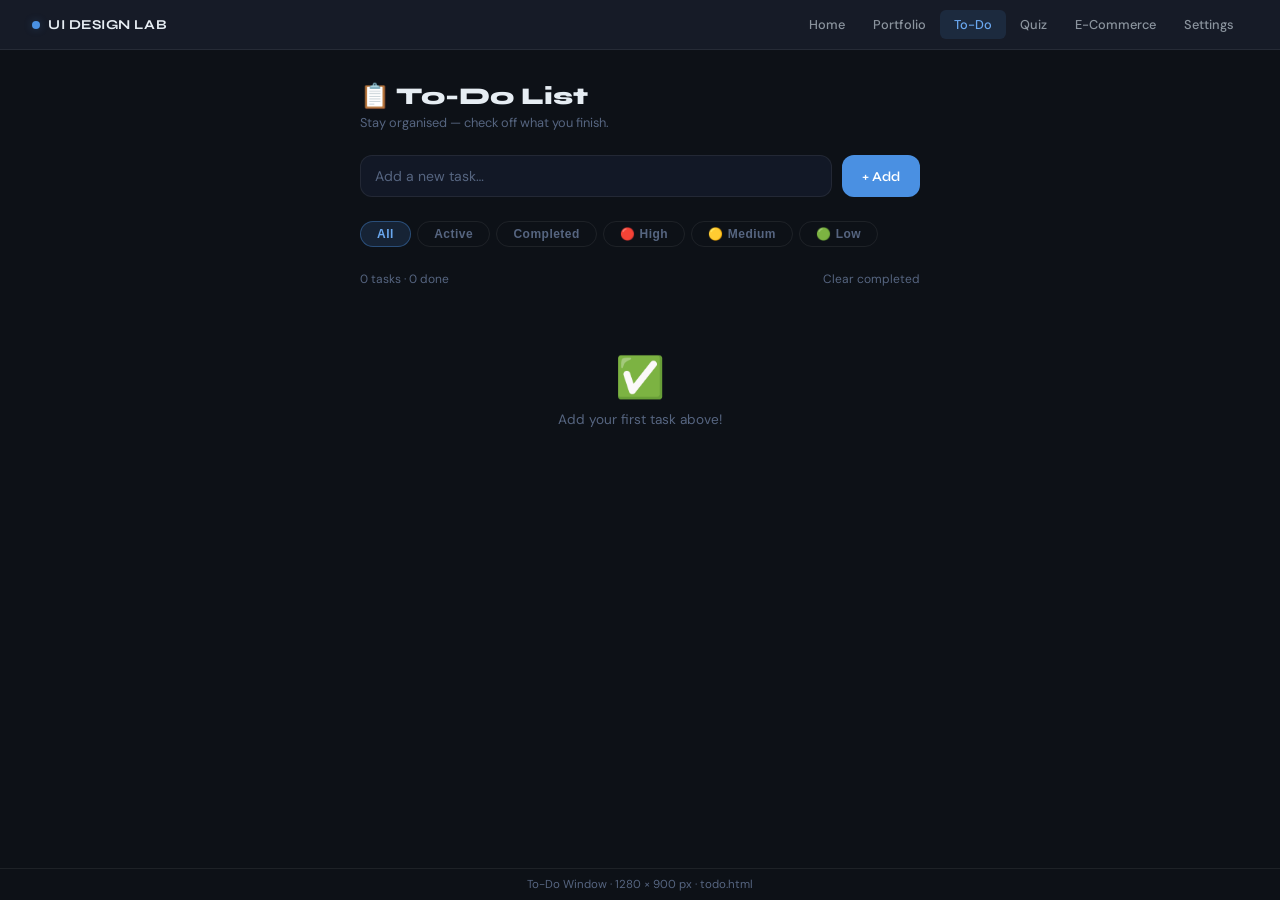
<file: todo.html>
<!DOCTYPE html>
<html lang="en">
<head>
  <meta charset="UTF-8" />
  <meta name="viewport" content="width=device-width, initial-scale=1.0" />
  <title>To-Do · UI Design Lab</title>
  <link rel="preconnect" href="https://fonts.googleapis.com" />
  <link href="https://fonts.googleapis.com/css2?family=Syne:wght@400;600;700;800&family=DM+Sans:wght@300;400;500&display=swap" rel="stylesheet" />
  <style>
    :root{
      --bg-base:#0d1117;--bg-surface:#161b27;--bg-card:#1a2133;--bg-input:#121826;
      --border:rgba(255,255,255,.07);--accent:#4a90e2;--accent-light:#6aa8f0;
      --accent-dark:#2d6ebf;--accent-glow:rgba(74,144,226,.25);
      --green:#3fb950;--red:#f85149;
      --text-primary:#e6edf3;--text-secondary:#8b949e;--text-muted:#566580;
      --radius-md:12px;--radius-lg:18px;--radius-full:9999px;--ease:cubic-bezier(.4,0,.2,1);
    }
    *,*::before,*::after{box-sizing:border-box;margin:0;padding:0}
    body{font-family:'DM Sans',sans-serif;background:var(--bg-base);color:var(--text-primary);min-height:100vh;display:flex;flex-direction:column;-webkit-font-smoothing:antialiased}

    /* NAV */
    .navbar{display:flex;align-items:center;justify-content:space-between;height:50px;padding:0 2rem;background:var(--bg-surface);border-bottom:1px solid var(--border);position:sticky;top:0;z-index:100}
    .nav-brand{display:flex;align-items:center;gap:.5rem;font-family:'Syne',sans-serif;font-weight:700;font-size:.85rem;letter-spacing:.04em;text-transform:uppercase}
    .brand-dot{width:8px;height:8px;border-radius:50%;background:var(--accent);box-shadow:0 0 8px var(--accent-glow)}
    .nav-links{display:flex;list-style:none}
    .nav-link{display:inline-block;padding:6px 14px;font-size:.8rem;font-weight:500;color:var(--text-secondary);text-decoration:none;border-radius:6px;transition:color 200ms,background 200ms}
    .nav-link:hover{color:var(--text-primary);background:rgba(255,255,255,.05)}
    .nav-link.active{color:var(--accent-light);background:rgba(74,144,226,.12)}

    /* LAYOUT */
    main{flex:1;display:flex;flex-direction:column;align-items:center;padding:2rem 1rem}
    .todo-wrap{width:100%;max-width:560px;display:flex;flex-direction:column;gap:1.5rem;animation:fadeUp .45s var(--ease) both}
    @keyframes fadeUp{from{opacity:0;transform:translateY(14px)}to{opacity:1;transform:translateY(0)}}

    /* HEADER */
    .page-header{display:flex;flex-direction:column;gap:.2rem}
    .page-title{font-family:'Syne',sans-serif;font-size:1.5rem;font-weight:800}
    .page-sub{font-size:.8rem;color:var(--text-muted)}

    /* INPUT ROW */
    .add-row{display:flex;gap:.65rem}
    .add-input{flex:1;padding:11px 14px;background:var(--bg-input);border:1px solid var(--border);border-radius:var(--radius-md);color:var(--text-primary);font-family:'DM Sans',sans-serif;font-size:.875rem;outline:none;transition:border-color 200ms,box-shadow 200ms}
    .add-input::placeholder{color:var(--text-muted)}
    .add-input:focus{border-color:rgba(74,144,226,.6);box-shadow:0 0 0 3px var(--accent-glow)}
    .add-btn{padding:11px 20px;background:var(--accent);border:none;border-radius:var(--radius-md);color:#fff;font-family:'Syne',sans-serif;font-size:.85rem;font-weight:600;cursor:pointer;white-space:nowrap;transition:background 200ms,transform 200ms}
    .add-btn:hover{background:var(--accent-dark);transform:translateY(-1px)}
    .add-btn:active{transform:none}

    /* FILTERS */
    .filters{display:flex;gap:.4rem;flex-wrap:wrap}
    .filter-btn{padding:5px 16px;border-radius:var(--radius-full);font-size:.75rem;font-weight:600;border:1px solid var(--border);background:transparent;color:var(--text-muted);cursor:pointer;transition:background 180ms,border-color 180ms,color 180ms;letter-spacing:.04em}
    .filter-btn:hover{background:rgba(255,255,255,.04);color:var(--text-primary)}
    .filter-btn.active{background:rgba(74,144,226,.15);border-color:rgba(74,144,226,.4);color:var(--accent-light)}

    /* TASK LIST */
    .task-list{display:flex;flex-direction:column;gap:.5rem;min-height:60px}
    .task-item{display:flex;align-items:center;gap:.75rem;padding:12px 14px;background:var(--bg-card);border:1px solid var(--border);border-radius:var(--radius-md);transition:border-color 200ms,opacity 200ms,transform 200ms;animation:slideIn .25s var(--ease)}
    @keyframes slideIn{from{opacity:0;transform:translateX(-10px)}to{opacity:1;transform:translateX(0)}}
    .task-item:hover{border-color:rgba(255,255,255,.12)}
    .task-item.done{opacity:.55}
    .task-item.done .task-text{text-decoration:line-through;color:var(--text-muted)}

    /* Checkbox */
    .task-check{width:18px;height:18px;border-radius:50%;border:2px solid var(--border);background:transparent;cursor:pointer;flex-shrink:0;display:flex;align-items:center;justify-content:center;transition:background 200ms,border-color 200ms}
    .task-check.checked{background:var(--green);border-color:var(--green)}
    .task-check.checked::after{content:'✓';font-size:.65rem;color:#fff;font-weight:700}

    .task-text{flex:1;font-size:.875rem;word-break:break-word;transition:color 200ms}
    .task-priority{padding:2px 8px;border-radius:var(--radius-full);font-size:.65rem;font-weight:600;flex-shrink:0}
    .priority-high{background:rgba(248,81,73,.12);color:var(--red);border:1px solid rgba(248,81,73,.25)}
    .priority-med{background:rgba(210,153,34,.12);color:#d29922;border:1px solid rgba(210,153,34,.25)}
    .priority-low{background:rgba(63,185,80,.1);color:var(--green);border:1px solid rgba(63,185,80,.2)}

    .task-del{background:transparent;border:none;color:var(--text-muted);cursor:pointer;font-size:.95rem;padding:2px 4px;border-radius:4px;transition:color 180ms,background 180ms;flex-shrink:0;line-height:1}
    .task-del:hover{color:var(--red);background:rgba(248,81,73,.1)}

    /* STATS BAR */
    .stats-bar{display:flex;align-items:center;justify-content:space-between;font-size:.75rem;color:var(--text-muted)}
    .clear-btn{background:transparent;border:none;color:var(--text-muted);cursor:pointer;font-size:.75rem;font-family:'DM Sans',sans-serif;transition:color 180ms}
    .clear-btn:hover{color:var(--red)}

    /* EMPTY STATE */
    .empty-state{text-align:center;padding:2.5rem 1rem;color:var(--text-muted);font-size:.85rem}
    .empty-icon{font-size:2.5rem;margin-bottom:.5rem;display:block}

    footer{padding:.5rem 2rem;border-top:1px solid var(--border);text-align:center;font-size:.72rem;color:var(--text-muted)}
  </style>
</head>
<body>
  <nav class="navbar">
    <div class="nav-brand"><span class="brand-dot"></span><span>UI Design Lab</span></div>
    <ul class="nav-links">
      <li><a href="index.html"     class="nav-link">Home</a></li>
      <li><a href="portfolio.html" class="nav-link">Portfolio</a></li>
      <li><a href="todo.html"      class="nav-link active">To-Do</a></li>
      <li><a href="quiz.html"      class="nav-link">Quiz</a></li>
      <li><a href="ecommerce.html" class="nav-link">E-Commerce</a></li>
      <li><a href="settings.html"  class="nav-link">Settings</a></li>
    </ul>
  </nav>

  <main>
    <div class="todo-wrap">
      <div class="page-header">
        <h1 class="page-title">📋 To-Do List</h1>
        <p class="page-sub">Stay organised — check off what you finish.</p>
      </div>

      <!-- Add task row -->
      <div class="add-row">
        <input type="text" id="taskInput" class="add-input" placeholder="Add a new task…" maxlength="120" />
        <button class="add-btn" id="addBtn">+ Add</button>
      </div>

      <!-- Filters -->
      <div class="filters">
        <button class="filter-btn active" data-filter="all">All</button>
        <button class="filter-btn" data-filter="active">Active</button>
        <button class="filter-btn" data-filter="done">Completed</button>
        <button class="filter-btn" data-filter="high">🔴 High</button>
        <button class="filter-btn" data-filter="med">🟡 Medium</button>
        <button class="filter-btn" data-filter="low">🟢 Low</button>
      </div>

      <!-- Stats -->
      <div class="stats-bar">
        <span id="statsText">0 tasks</span>
        <button class="clear-btn" id="clearDoneBtn">Clear completed</button>
      </div>

      <!-- Task list -->
      <div class="task-list" id="taskList">
        <div class="empty-state" id="emptyState">
          <span class="empty-icon">✅</span>
          Add your first task above!
        </div>
      </div>
    </div>
  </main>

  <footer>To-Do Window · <span id="dims"></span> · todo.html</footer>

  <script>
    // Priorities cycling: new task starts as 'med', user can't pick priority in this simple UI
    // We'll assign random on add for demo. In real app, you'd add a selector.
    const PRIORITIES = ['high','med','low'];
    let tasks = JSON.parse(localStorage.getItem('uidl-tasks') || '[]');
    let filter = 'all';

    const taskInput  = document.getElementById('taskInput');
    const addBtn     = document.getElementById('addBtn');
    const taskList   = document.getElementById('taskList');
    const statsText  = document.getElementById('statsText');
    const clearDone  = document.getElementById('clearDoneBtn');
    const emptyState = document.getElementById('emptyState');

    function save(){ localStorage.setItem('uidl-tasks', JSON.stringify(tasks)); }

    function addTask() {
      const text = taskInput.value.trim();
      if (!text) return;
      const prios = ['high','med','low'];
      const task = { id: Date.now(), text, done: false, priority: prios[tasks.length % 3] };
      tasks.unshift(task);
      save(); render();
      taskInput.value = '';
      taskInput.focus();
    }

    addBtn.addEventListener('click', addTask);
    taskInput.addEventListener('keydown', e => { if(e.key==='Enter') addTask(); });

    // Filter buttons
    document.querySelectorAll('.filter-btn').forEach(btn => {
      btn.addEventListener('click', () => {
        document.querySelectorAll('.filter-btn').forEach(b => b.classList.remove('active'));
        btn.classList.add('active');
        filter = btn.dataset.filter;
        render();
      });
    });

    clearDone.addEventListener('click', () => {
      tasks = tasks.filter(t => !t.done);
      save(); render();
    });

    function getVisible() {
      if (filter === 'all')    return tasks;
      if (filter === 'active') return tasks.filter(t => !t.done);
      if (filter === 'done')   return tasks.filter(t => t.done);
      return tasks.filter(t => t.priority === filter);
    }

    function render() {
      const visible = getVisible();
      const done = tasks.filter(t => t.done).length;
      statsText.textContent = `${tasks.length} task${tasks.length!==1?'s':''} · ${done} done`;

      taskList.innerHTML = '';
      if (!visible.length) {
        taskList.appendChild(emptyState);
        emptyState.style.display = 'block';
        return;
      }
      emptyState.style.display = 'none';

      visible.forEach(task => {
        const item = document.createElement('div');
        item.className = 'task-item' + (task.done ? ' done' : '');

        const chk = document.createElement('div');
        chk.className = 'task-check' + (task.done ? ' checked' : '');
        chk.addEventListener('click', () => {
          task.done = !task.done; save(); render();
        });

        const txt = document.createElement('span');
        txt.className = 'task-text';
        txt.textContent = task.text;

        const prio = document.createElement('span');
        prio.className = `task-priority priority-${task.priority}`;
        prio.textContent = task.priority.charAt(0).toUpperCase() + task.priority.slice(1);

        const del = document.createElement('button');
        del.className = 'task-del';
        del.textContent = '✕';
        del.title = 'Delete task';
        del.addEventListener('click', () => {
          tasks = tasks.filter(t => t.id !== task.id); save(); render();
        });

        item.append(chk, txt, prio, del);
        taskList.appendChild(item);
      });
    }

    render();
    const d = document.getElementById('dims');
    function upd(){ d.textContent=`${window.innerWidth} × ${window.innerHeight} px`; }
    upd(); window.addEventListener('resize', upd);
  </script>
</body>
</html>
</file>
